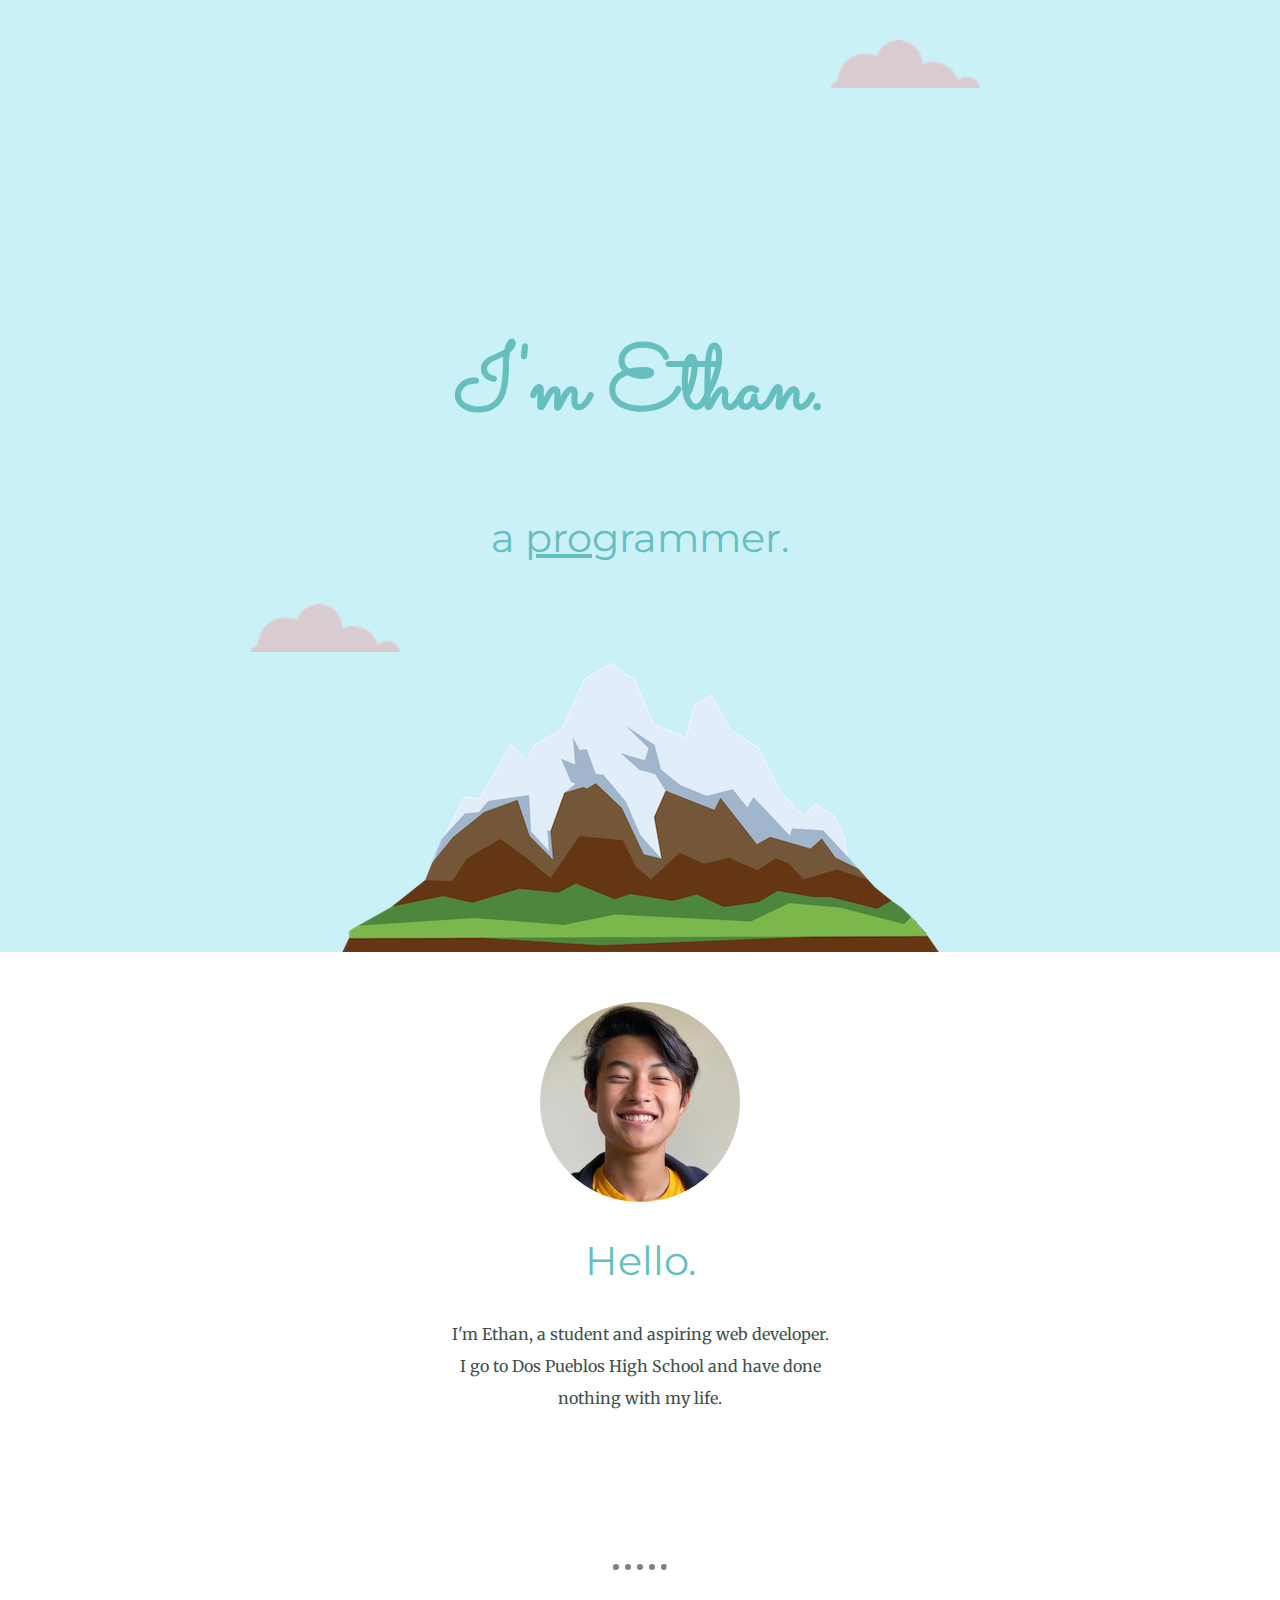
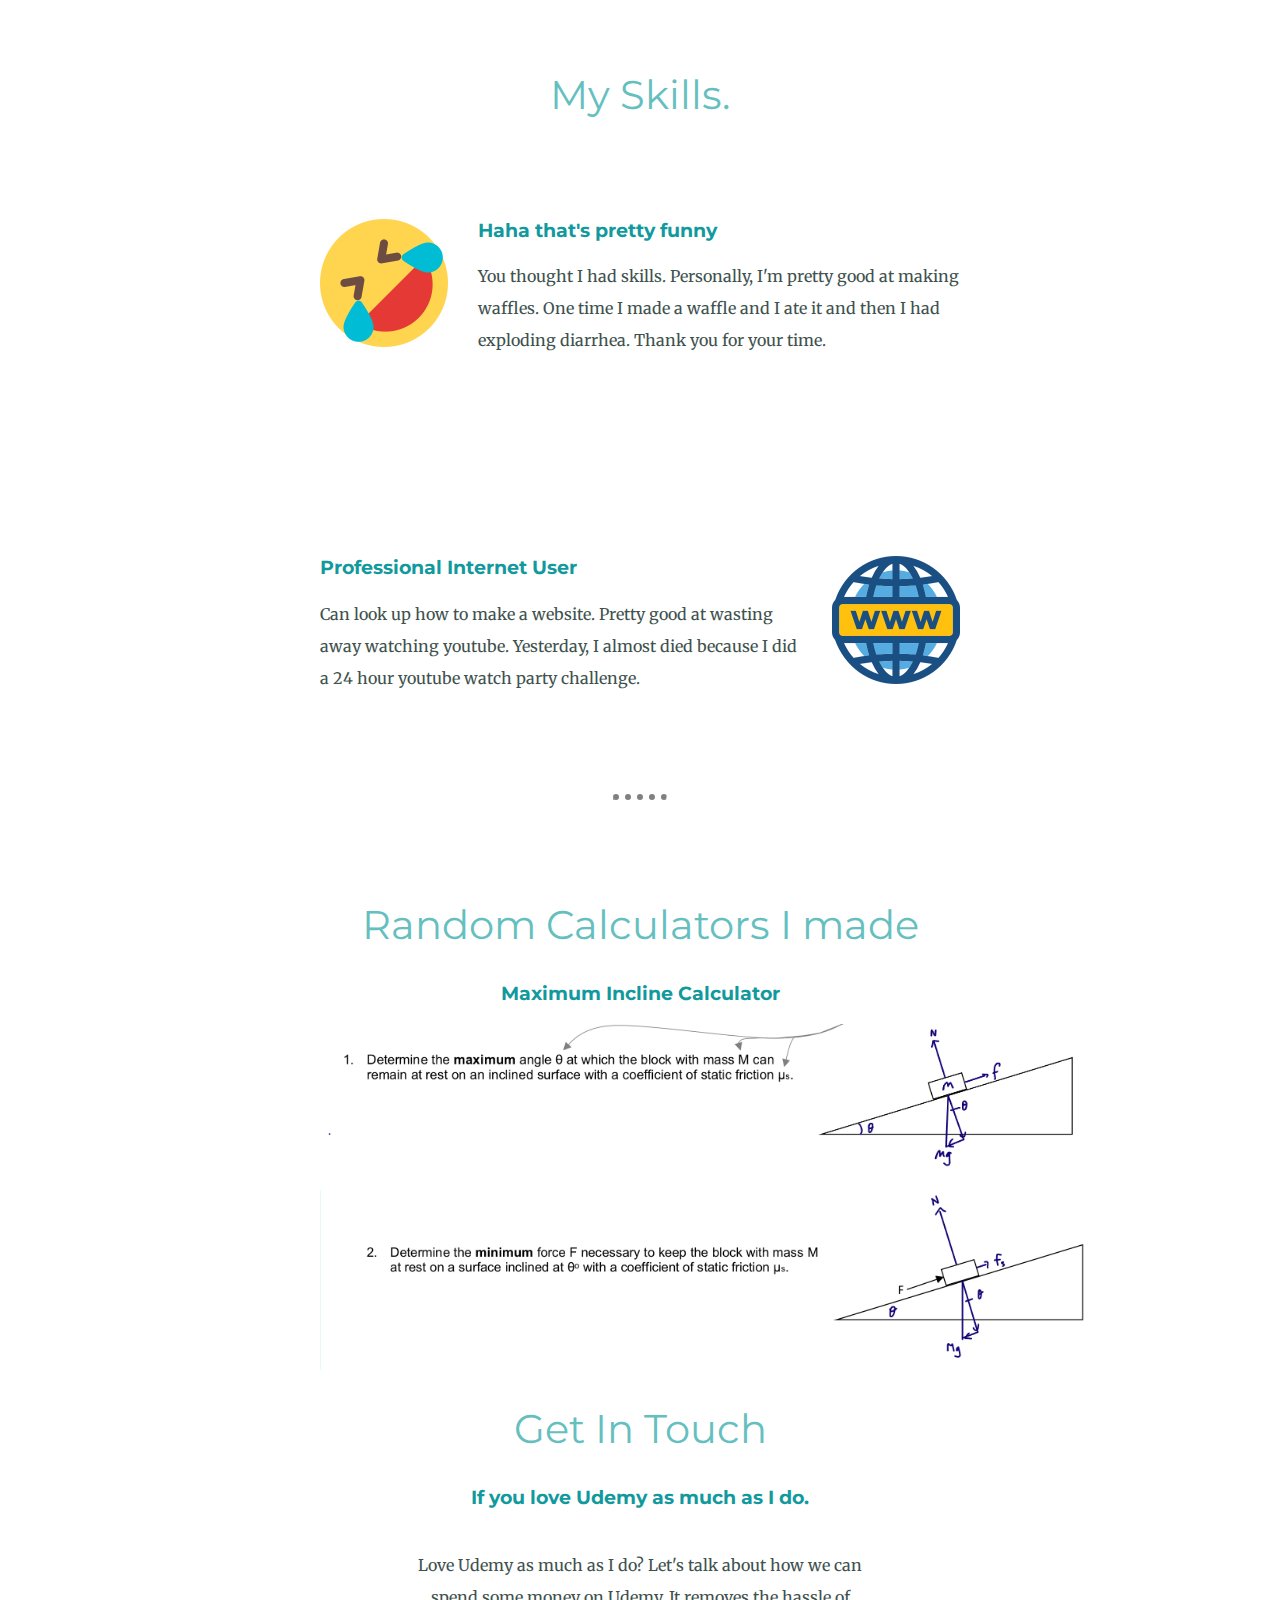
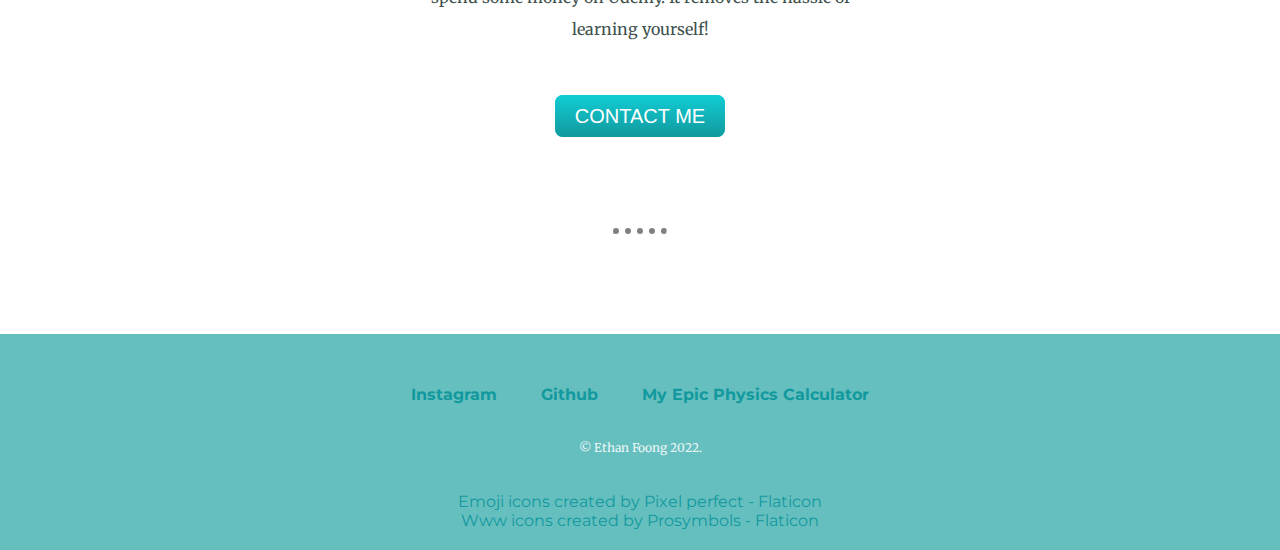
<file: index.html>
<html lang="en">

<head>
  <meta charset="UTF-8">
  <title>Ethan Foong | CS Student</title>
  <link rel="stylesheet" href="css/styles.css">
  <link rel="icon" href="images/favicon.ico">
  <link rel="preconnect" href="https://fonts.googleapis.com">
  <link rel="preconnect" href="https://fonts.gstatic.com" crossorigin>
  <link href="https://fonts.googleapis.com/css2?family=Merriweather&family=Montserrat&family=Sacramento&display=swap" rel="stylesheet">
</head>

<body>

  <div class="top-container">
    <img class="top-cloud" src="images/cloud.png" alt="cloud-img">


    <h1>I'm Ethan.</h1>
    <h2>a <span class="pro">pro</span>grammer.</h2>
    <img class="bottom-cloud" src="images/cloud.png" alt="cloud-img">
    <img src="images/mountain.png" alt="mountain-img">

  </div>

  <div class="middle-container">
    <div class="profile">
      <img src="images/Ethan Image-modified.png" alt="Ethan-img">
      <h2>Hello.</h2>
      <p class="intro">I'm Ethan, a student and aspiring web developer. I go to Dos Pueblos High School and have done nothing with my life.</p>
    </div>
    <hr>
    <div class="skills">
      <h2>My Skills.</h2>
      <div class="skill-row1">
        <img class="laughing-img" src="images/laughing.png" alt="laughing-img">
        <h3>Haha that's pretty funny</h3>
        <p>You thought I had skills. Personally, I'm pretty good at making waffles. One time I made a waffle and I ate it and then I had exploding diarrhea. Thank you for your time.</p>
      </div>
      <div class="skill-row2">
        <img class="internet-img" src="images/internet.png" alt="internet-img">
        <h3>Professional Internet User</h3>
        <p class="internet_description">Can look up how to make a website. Pretty good at wasting away watching youtube. Yesterday, I almost died because I did a 24 hour youtube watch party challenge.</p>
      </div>
    </div>
    <hr>
    <div class="calculators">

      <div class="calculator1">
        <h2>Random Calculators I made</h2>
        <h3 class="calculator-description">Maximum Incline Calculator</h3>
        <img class="MaximumIncline" src="images/Max-Angle.jpg" alt="MaxAngleProblem-img">
        <div class="calconic-calculator" data-calculatorid="6295be8f290c7d001ed7da99"></div>
        <script>
          (function() {
            var qs, j, q, s, d = document,
              gi = d.getElementById,
              ce = d.createElement,
              gt = d.getElementsByTagName,
              id = "calconic_",
              b = "https://cdn.calconic.com/static/js/";
            if (!gi.call(d, id)) {
              j = ce.call(d, "script");
              j.id = id;
              j.type = "text/javascript";
              j.async = true;
              j.dataset.calconic = true;
              j.src = b + "calconic.min.js";
              q = gt.call(d, "script")[0];
              q.parentNode.insertBefore(j, q)
            }
          })();

        </script>


      </div>
      <div class="calculator2">
        <h3 class="calculator-description"></h3>
        <img class="MinForce" src="images/Minimum-Force.jpg" alt="Minimum-force-img">
        <div class="calconic-calculator" data-calculatorid="6295c5ae290c7d001ed7da9d"></div>
        <script>
          (function() {
            var qs, j, q, s, d = document,
              gi = d.getElementById,
              ce = d.createElement,
              gt = d.getElementsByTagName,
              id = "calconic_",
              b = "https://cdn.calconic.com/static/js/";
            if (!gi.call(d, id)) {
              j = ce.call(d, "script");
              j.id = id;
              j.type = "text/javascript";
              j.async = true;
              j.dataset.calconic = true;
              j.src = b + "calconic.min.js";
              q = gt.call(d, "script")[0];
              q.parentNode.insertBefore(j, q)
            }
          })();

        </script>




      </div>
    </div>

    <div class="contact-me">
      <h2>Get In Touch</h2>
      <h3>If you love Udemy as much as I do.</h3>
      <p class="contact-message">Love Udemy as much as I do? Let's talk about how we can spend some money on Udemy. It removes the hassle of learning yourself!</p>
      <a class="btn" href="mailto:EthanYFoong@gmail.com">CONTACT ME</a>
    </div>
  </div>



  <hr>


  <div class="bottom-container">
    <a class="footer-link" href="https://www.instagram.com/ethan.foongi/?hl=en">Instagram</a>
    <a class="footer-link" href="https://github.com/foongi/CSS---My-Site">Github</a>
    <a class="footer-link" href="Physics_Calculators.html">My Epic Physics Calculator</a>
    <p class="copyright">© Ethan Foong 2022.</p>

    <a href="https://www.flaticon.com/free-icons/emoji" title="emoji icons">Emoji icons created by Pixel perfect - Flaticon</a> <br>
    <a href="https://www.flaticon.com/free-icons/www" title="www icons">Www icons created by Prosymbols - Flaticon</a>
  </div>






</body>

</html>
</file>
<file: css/styles.css>
body {
  color: #40514E;
  margin: 0;
  text-align: center;
  font-family: 'Merriweather', serif;
}

h1 {
  margin: 200px auto 0 auto;
  font-size: 5.625rem;
  font-family: 'Sacramento', cursive;
  color: #66BFBF;
  line-height: 2;
}

h2 {
  font-family: 'Montserrat', sans-serif;
  font-size: 2.5rem;
  color: #66BFBF;
  font-weight: normal;
}

h3 {
  font-family: 'Montserrat', sans-serif;
  color: #11999E;
}

hr {
  border-top: 6px gray dotted;
  width: 4%;
  margin: 100px auto 100px;
  border-bottom: none;
}

p {
  line-height: 2;
}

a {
  color: #11999E;
  font-family: 'Montserrat', sans-serif;
  margin: 10px 20px;
  text-decoration: none;
}

a:hover {
  color: #EAF6F6;
}

.top-container {
  background-color: #caf0f8;
  position: relative;
  padding-top: 100px;
}

.middle-container {
  padding-top: 50px;
}

.bottom-container {

  background-color: #66BFBf;
  padding: 50px 0 20px;
  margin: 0;
}

.profile {
  padding-bottom: 50px;
}
.top-cloud {
  position: absolute;
  right: 300px;
  top: 40px;
}

.bottom-cloud {
  position: absolute;
  left: 250px;
  bottom: 300px;
}

.contact-message {
  width: 40%;
  margin: 40px auto 60px;
}

.copyright {
  color: #EAF6F6;
  font-size: 0.75rem;
  padding: 20px 0;
}

.pro {
  text-decoration: underline;
}

.intro {
  width: 30%;
  margin: auto;
}

.skill-row1 {
  width: 50%;
  margin: 100px auto 200px auto;
  text-align: left;
}

.skill-row2 {
  width: 50%;
  margin: 200px auto 100px auto;
  text-align: left;
}

.laughing-img {
  width: 20%;
  float: left;
  margin-right: 30px;
}

.internet-img {
  width: 20%;
  float: right;
  margin-left: 30px;
}

.footer-link {
  font-weight: bold;
}

.calculators {
  width: 50%;
  margin: auto;
}
.calculator1 {
  width: 60%
  margin: auto;
}

.calculator2 {
  width: 60%
  margin: auto;
}

.MaximumIncline {
  width: 120%;
}

.MinForce {
  width: 120%;
}

.calconic-calculator {
  width: 60%;
  text-align: center;

}



.btn {
  background: #11cdd4;
  background-image: -webkit-linear-gradient(top, #11cdd4, #11999e);
  background-image: -moz-linear-gradient(top, #11cdd4, #11999e);
  background-image: -ms-linear-gradient(top, #11cdd4, #11999e);
  background-image: -o-linear-gradient(top, #11cdd4, #11999e);
  background-image: linear-gradient(to bottom, #11cdd4, #11999e);
  -webkit-border-radius: 8;
  -moz-border-radius: 8;
  border-radius: 8px;
  font-family: Arial;
  color: #ffffff;
  font-size: 20px;
  padding: 10px 20px 10px 20px;
  text-decoration: none;
}

.btn:hover {
  background: #30e3cb;
  background-image: -webkit-linear-gradient(top, #30e3cb, #2bc4ad);
  background-image: -moz-linear-gradient(top, #30e3cb, #2bc4ad);
  background-image: -ms-linear-gradient(top, #30e3cb, #2bc4ad);
  background-image: -o-linear-gradient(top, #30e3cb, #2bc4ad);
  background-image: linear-gradient(to bottom, #30e3cb, #2bc4ad);
  text-decoration: none;
}

.contact-me {
  margin: 30px;
}
</file>
